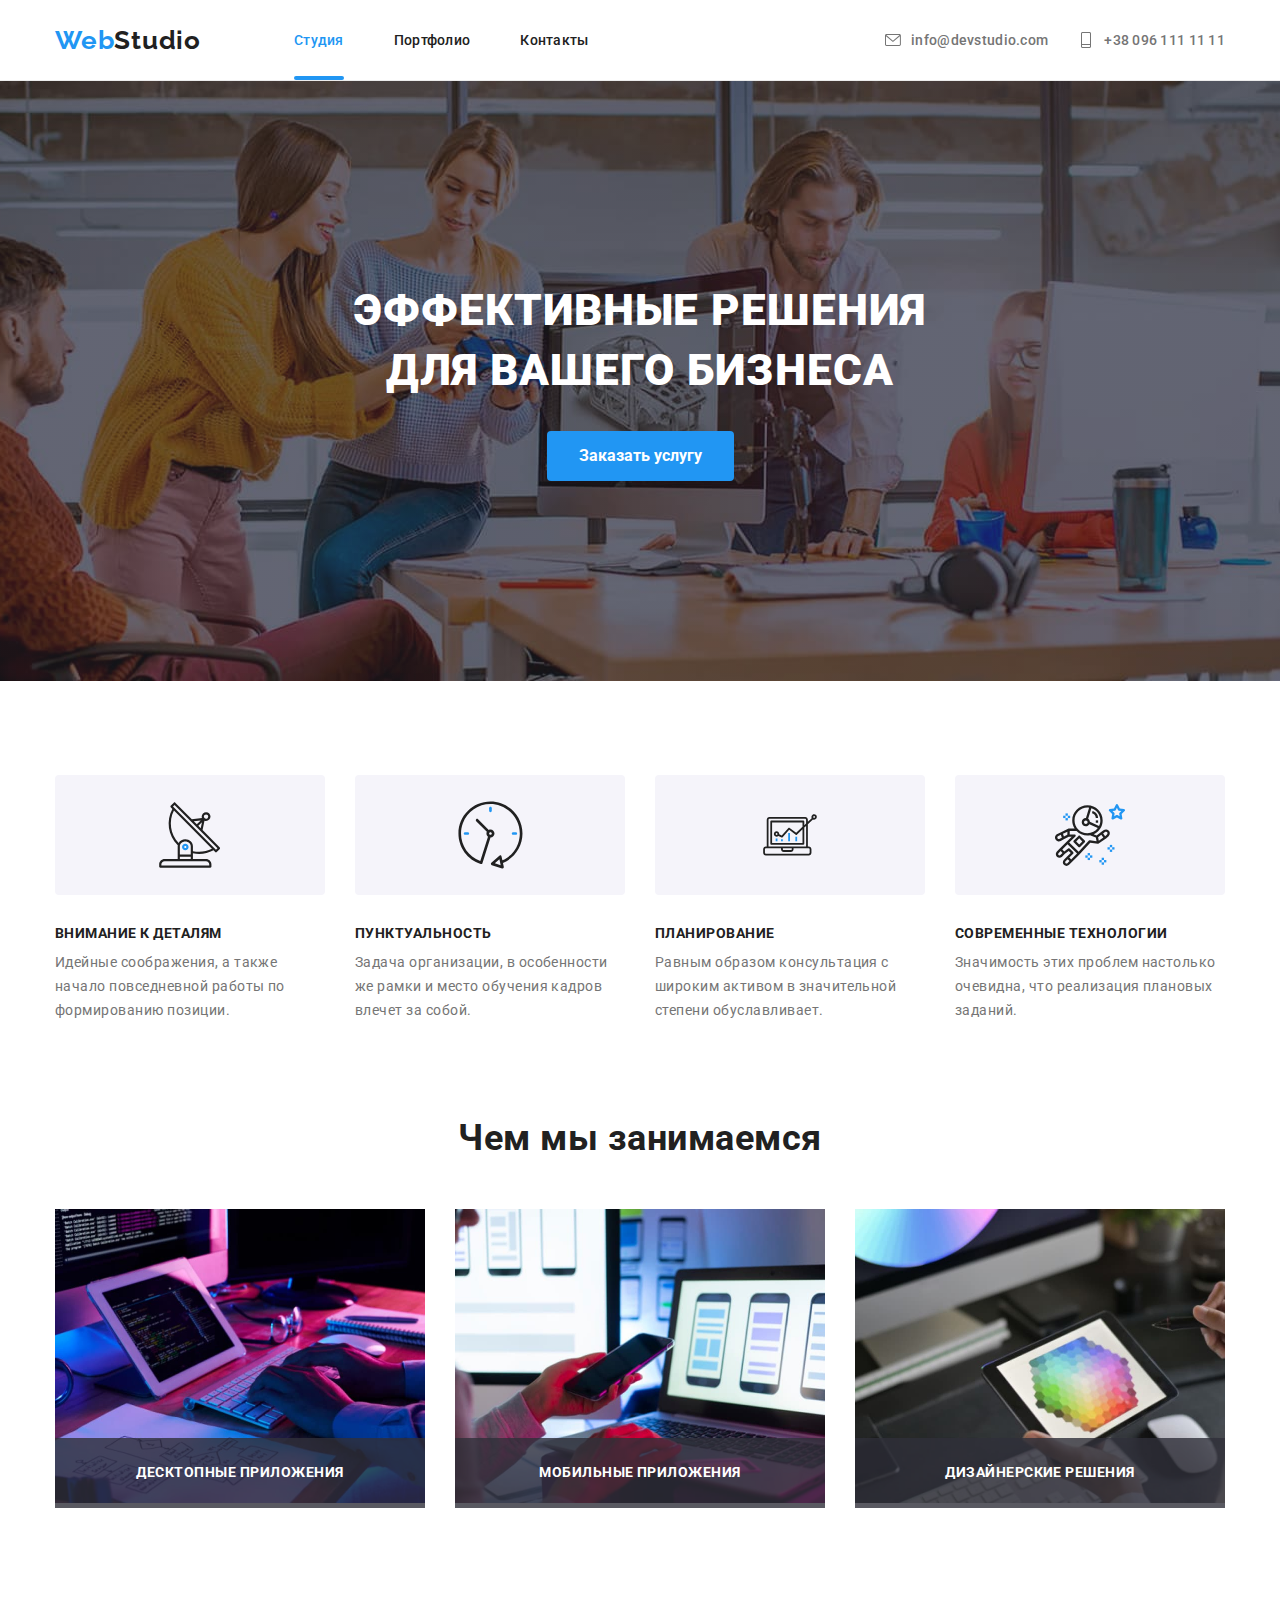
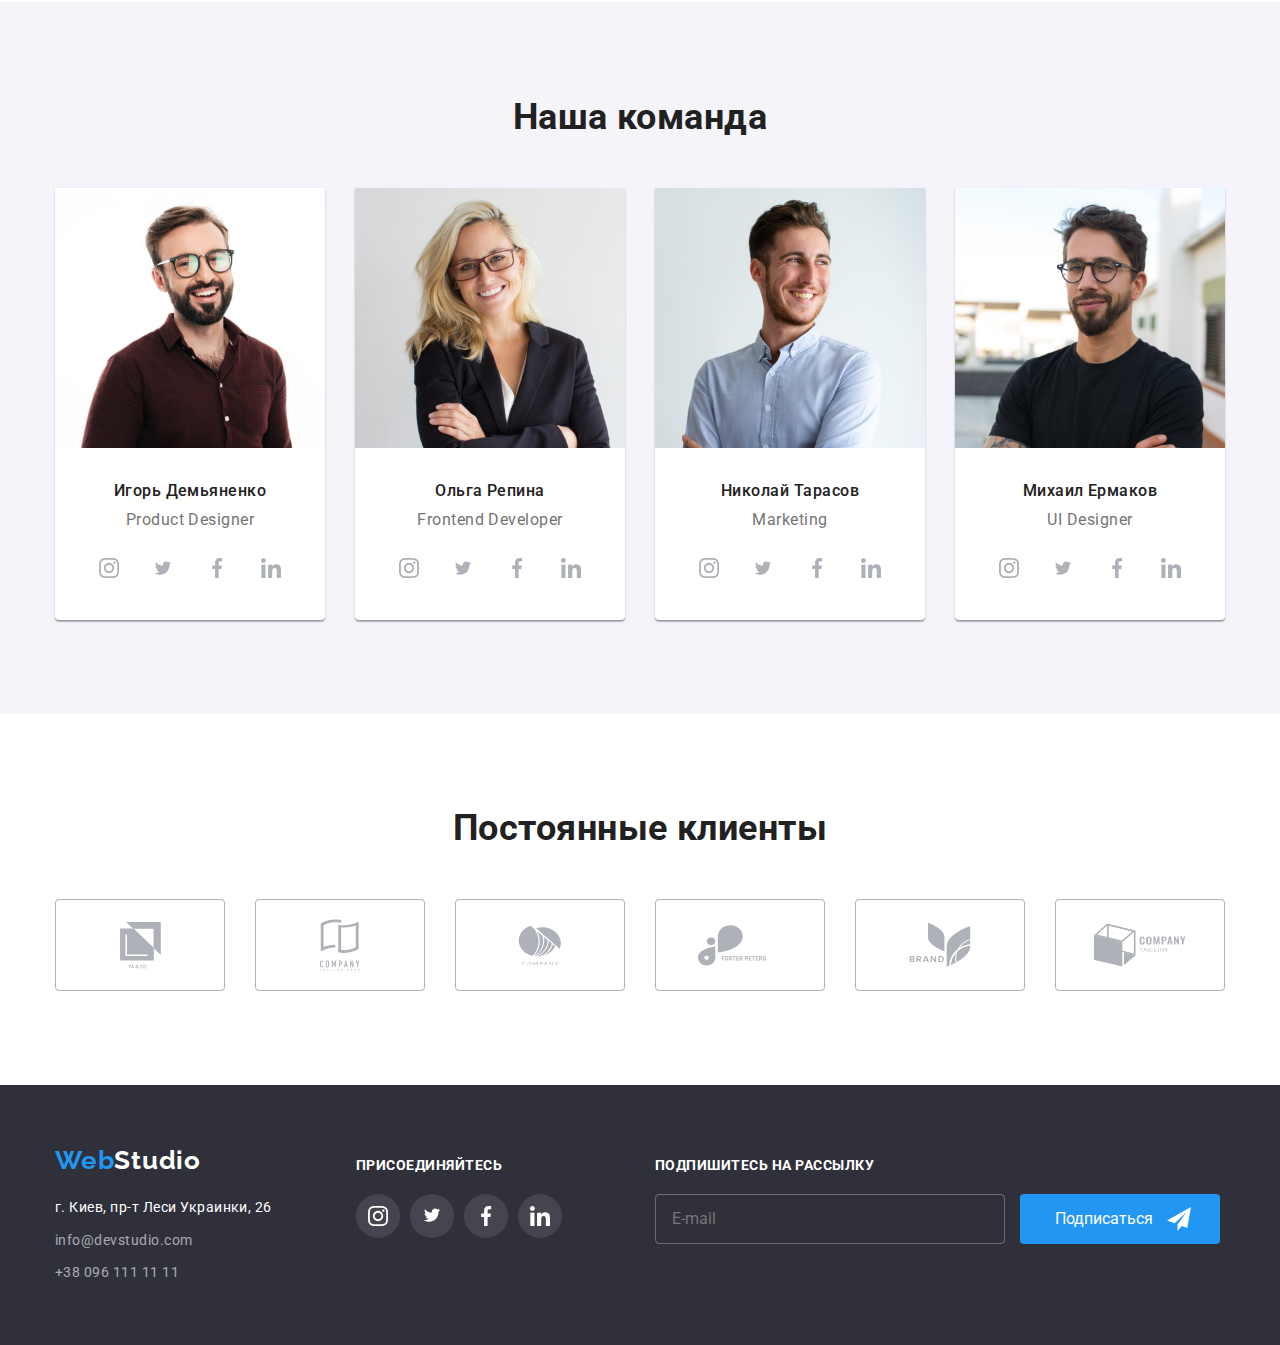
<file: index.html>
<!DOCTYPE html>
<html lang="ru">
  <head>
    <meta charset="UTF-8" />
    <meta http-equiv="X-UA-Compatible" content="IE=edge" />
    <meta name="viewport" content="width=device-width, initial-scale=1.0" />
    <link rel="preconnect" href="https://fonts.gstatic.com" />
    <link
      href="https://fonts.googleapis.com/css2?family=Raleway:wght@700&family=Roboto:wght@400;500;700;900&display=swap"
      rel="stylesheet"
    />
    <link
      rel="stylesheet"
      href="https://cdnjs.cloudflare.com/ajax/libs/modern-normalize/1.0.0/modern-normalize.min.css"
    />
    <link rel="stylesheet" href="./css/main.min.css" />
    <title>Homework 7</title>
  </head>
  <body>
    <header class="header">
      <div class="header__container">
        <nav class="site-nav flex">
          <a href="./index.html" class="site-nav__logo"
            ><span class="accent">Web</span>Studio</a
          >
          <ul class="site-nav__pages-link flex">
            <li class="site-nav__item">
              <a href="./index.html" class="site-nav__link"
                ><span class="site-nav__underline">Студия</span></a
              >
            </li>
            <li class="site-nav__item">
              <a href="./portfolio.html" class="site-nav__link">Портфолио</a>
            </li>
            <li class="site-nav__item">
              <a href="/" class="site-nav__link">Контакты</a>
            </li>
          </ul>
        </nav>
        <ul class="site-nav-contacts flex">
          <li class="site-nav-contacts__item">
            <a href="mailto:info@devstudio.com" class="site-nav-contacts__link">
              <svg class="site-nav-contacts__icon" width="16px" height="12px">
                <use href="./images/icons.svg#email"></use>
              </svg>
              <span class="site-nav-contacts__link-text"
                >info@devstudio.com</span
              ></a
            >
          </li>
          <li class="site-nav-contacts__item">
            <a href="tel:+380961111111" class="site-nav-contacts__link">
              <svg class="site-nav-contacts__icon" width="16px" height="16px">
                <use href="./images/icons.svg#phone"></use>
              </svg>
              <span class="site-nav-contacts__link-text"
                >+38 096 111 11 11</span
              ></a
            >
          </li>
        </ul>
      </div>
    </header>

    <main class="main">
      <section class="hero">
        <h1 class="hero__title">
          Эффективные решения <br />
          для вашего бизнеса
        </h1>
        <button class="hero__button" type="button" data-modal-open>
          Заказать услугу
        </button>
      </section>
      <section class="our-adventages">
        <div class="our-adventages__container">
          <ul class="our-adventages__list">
            <li class="our-adventages__item">
              <div class="our-adventages__icon-wrapper">
                <svg class="our-adventages__icon" width="65.32px" height="70px">
                  <use href="./images/icons.svg#antenna"></use>
                </svg>
              </div>
              <h3 class="our-adventages__title">Внимание к деталям</h3>
              <p class="our-adventages__text">
                Идейные соображения, а также начало повседневной работы по
                формированию позиции.
              </p>
            </li>
            <li class="our-adventages__item">
              <div class="our-adventages__icon-wrapper">
                <svg class="our-adventages__icon" width="66.96px" height="70px">
                  <use href="./images/icons.svg#clock"></use>
                </svg>
              </div>
              <h3 class="our-adventages__title">Пунктуальность</h3>
              <p class="our-adventages__text">
                Задача организации, в особенности же рамки и место обучения
                кадров влечет за собой.
              </p>
            </li>
            <li class="our-adventages__item">
              <div class="our-adventages__icon-wrapper">
                <svg class="our-adventages__icon" width="70px" height="53.69px">
                  <use href="./images/icons.svg#diagram"></use>
                </svg>
              </div>
              <h3 class="our-adventages__title">Планирование</h3>
              <p class="our-adventages__text">
                Равным образом консультация с широким активом в значительной
                степени обуславливает.
              </p>
            </li>
            <li class="our-adventages__item">
              <div class="our-adventages__icon-wrapper">
                <svg class="our-adventages__icon" width="70px" height="70px">
                  <use href="./images/icons.svg#astronaut"></use>
                </svg>
              </div>
              <h3 class="our-adventages__title">Современные технологии</h3>
              <p class="our-adventages__text">
                Значимость этих проблем настолько очевидна, что реализация
                плановых заданий.
              </p>
            </li>
          </ul>
        </div>
      </section>
      <section class="what-we-do section">
        <div class="what-we-do__container">
          <h2 class="what-we-do__title">Чем мы занимаемся</h2>
          <ul class="what-we-do__list">
            <li class="what-we-do__item">
              <img
                class="what-we-do__image"
                src="./images/wedo1.jpg"
                width="370"
                alt="developer is codding"
              />
              <div class="what-we-do__text-wrapper">
                <p class="what-we-do__text">десктопные приложения</p>
              </div>
            </li>
            <li class="what-we-do__item">
              <img
                src="./images/wedo2.jpg"
                width="370"
                alt="layout designer is working"
              />
              <div class="what-we-do__text-wrapper">
                <p class="what-we-do__text">мобильные приложения</p>
              </div>
            </li>
            <li class="what-we-do__item">
              <img
                src="./images/wedo3.jpg"
                width="370"
                alt="designer is working"
              />
              <div class="what-we-do__text-wrapper">
                <p class="what-we-do__text">дизайнерские решения</p>
              </div>
            </li>
          </ul>
        </div>
      </section>
      <section class="our-team">
        <div class="our-team__container">
          <h2 class="our-team__main-title">Наша команда</h2>
          <ul class="our-team__list">
            <li class="our-team__item">
              <img
                src="./images/product-designer.jpg"
                alt="product-designer"
                width="270"
              />
              <h3 class="our-team__title">Игорь Демьяненко</h3>
              <p class="our-team__text">Product Designer</p>
              <ul class="social-list">
                <li class="social-list__item">
                  <a href="" class="social-list__link"
                    ><svg class="social-list__icon" width="20px" height="20px">
                      <use href="./images/icons.svg#instagram"></use>
                    </svg>
                  </a>
                </li>
                <li class="social-list__item">
                  <a href="" class="social-list__link"
                    ><svg
                      class="social-list__icon"
                      width="20px"
                      height="16.25px"
                    >
                      <use href="./images/icons.svg#twitter"></use>
                    </svg>
                  </a>
                </li>
                <li class="social-list__item">
                  <a href="" class="social-list__link"
                    ><svg class="social-list__icon" width="20px" height="20px">
                      <use href="./images/icons.svg#facebook"></use>
                    </svg>
                  </a>
                </li>
                <li class="social-list__item">
                  <a href="" class="social-list__link"
                    ><svg class="social-list__icon" width="20px" height="20px">
                      <use href="./images/icons.svg#linkedin"></use>
                    </svg>
                  </a>
                </li>
              </ul>
            </li>
            <li class="our-team__item">
              <img
                src="./images/frontend-developer.jpg"
                alt="frontend-developer"
                width="270"
              />

              <h3 class="our-team__title">Ольга Репина</h3>
              <p class="our-team__text">Frontend Developer</p>
              <ul class="social-list">
                <li class="social-list__item">
                  <a href="" class="social-list__link"
                    ><svg class="social-list__icon" width="20px" height="20px">
                      <use href="./images/icons.svg#instagram"></use>
                    </svg>
                  </a>
                </li>
                <li class="social-list__item">
                  <a href="" class="social-list__link"
                    ><svg
                      class="social-list__icon"
                      width="20px"
                      height="16.25px"
                    >
                      <use href="./images/icons.svg#twitter"></use>
                    </svg>
                  </a>
                </li>
                <li class="social-list__item">
                  <a href="" class="social-list__link"
                    ><svg class="social-list__icon" width="20px" height="20px">
                      <use href="./images/icons.svg#facebook"></use>
                    </svg>
                  </a>
                </li>
                <li class="social-list__item">
                  <a href="" class="social-list__link"
                    ><svg class="social-list__icon" width="20px" height="20px">
                      <use href="./images/icons.svg#linkedin"></use>
                    </svg>
                  </a>
                </li>
              </ul>
            </li>
            <li class="our-team__item">
              <img src="./images/marketing.jpg" alt="marketing" width="270" />

              <h3 class="our-team__title">Николай Тарасов</h3>
              <p class="our-team__text">Marketing</p>
              <ul class="social-list">
                <li class="social-list__item">
                  <a href="" class="social-list__link"
                    ><svg class="social-list__icon" width="20px" height="20px">
                      <use href="./images/icons.svg#instagram"></use>
                    </svg>
                  </a>
                </li>
                <li class="social-list__item">
                  <a href="" class="social-list__link"
                    ><svg
                      class="social-list__icon"
                      width="20px"
                      height="16.25px"
                    >
                      <use href="./images/icons.svg#twitter"></use>
                    </svg>
                  </a>
                </li>
                <li class="social-list__item">
                  <a href="" class="social-list__link"
                    ><svg class="social-list__icon" width="20px" height="20px">
                      <use href="./images/icons.svg#facebook"></use>
                    </svg>
                  </a>
                </li>
                <li class="social-list__item">
                  <a href="" class="social-list__link"
                    ><svg class="social-list__icon" width="20px" height="20px">
                      <use href="./images/icons.svg#linkedin"></use>
                    </svg>
                  </a>
                </li>
              </ul>
            </li>
            <li class="our-team__item">
              <img
                src="./images/ui-designer.jpg"
                alt="ui-designer"
                width="270"
              />

              <h3 class="our-team__title">Михаил Ермаков</h3>
              <p class="our-team__text">UI Designer</p>
              <ul class="social-list">
                <li class="social-list__item">
                  <a href="" class="social-list__link"
                    ><svg class="social-list__icon" width="20px" height="20px">
                      <use href="./images/icons.svg#instagram"></use>
                    </svg>
                  </a>
                </li>
                <li class="social-list__item">
                  <a href="" class="social-list__link"
                    ><svg
                      class="social-list__icon"
                      width="20px"
                      height="16.25px"
                    >
                      <use href="./images/icons.svg#twitter"></use>
                    </svg>
                  </a>
                </li>
                <li class="social-list__item">
                  <a href="" class="social-list__link"
                    ><svg class="social-list__icon" width="20px" height="20px">
                      <use href="./images/icons.svg#facebook"></use>
                    </svg>
                  </a>
                </li>
                <li class="social-list__item">
                  <a href="" class="social-list__link"
                    ><svg class="social-list__icon" width="20px" height="20px">
                      <use href="./images/icons.svg#linkedin"></use>
                    </svg>
                  </a>
                </li>
              </ul>
            </li>
          </ul>
        </div>
      </section>
      <section class="clients">
        <div class="clients__container">
          <h2 class="clients__title">Постоянные клиенты</h2>
          <ul class="clients__list">
            <li class="clients__item">
              <a class="clients__link" href="">
                <svg class="clients__icon" width="41px" height="46.7px">
                  <use href="./images/icons.svg#client1"></use>
                </svg>
              </a>
            </li>
            <li class="clients__item">
              <a class="clients__link" href="">
                <svg class="clients__icon" width="40px" height="52px">
                  <use href="./images/icons.svg#client2"></use>
                </svg>
              </a>
            </li>
            <li class="clients__item">
              <a class="clients__link" href="">
                <svg class="clients__icon" width="43.46px" height="40.62px">
                  <use href="./images/icons.svg#client3"></use>
                </svg>
              </a>
            </li>
            <li class="clients__item">
              <a class="clients__link" href="">
                <svg class="clients__icon" width="84.44px" height="46.7px">
                  <use href="./images/icons.svg#client4"></use>
                </svg>
              </a>
            </li>
            <li class="clients__item">
              <a class="clients__link" href="">
                <svg class="clients__icon" width="62.54px" height="45.43px">
                  <use href="./images/icons.svg#client5"></use>
                </svg>
              </a>
            </li>
            <li class="clients__item">
              <a class="clients__link" href="">
                <svg class="clients__icon" width="93.79px" height="43.93px">
                  <use href="./images/icons.svg#client6"></use>
                </svg>
              </a>
            </li>
          </ul>
        </div>
      </section>
    </main>

    <footer class="footer">
      <div class="footer__container">
        <div class="address">
          <a href="/" class="address__logo"
            ><span class="accent">Web</span>Studio</a
          >
          <address class="address__wrapper">
            <p class="address__text">г. Киев, пр-т Леси Украинки, 26</p>
            <a class="address__item" href="mailto:info@devstudio.com"
              >info@devstudio.com</a
            ><br />
            <a class="address__item" href="tel:+380961111111"
              >+38 096 111 11 11</a
            >
          </address>
        </div>
        <div class="social-container">
          <h2 class="social-container__title">Присоединяйтесь</h2>
          <ul class="social-list">
            <li class="social-list__item">
              <a href="" class="social-list__link social-list__link--footer"
                ><svg
                  class="social-list__icon social-list__icon--footer"
                  width="20px"
                  height="20px"
                >
                  <use href="./images/icons.svg#instagram"></use>
                </svg>
              </a>
            </li>
            <li class="social-list__item">
              <a href="" class="social-list__link social-list__link--footer"
                ><svg
                  class="social-list__icon social-list__icon--footer"
                  width="20px"
                  height="16.25px"
                >
                  <use href="./images/icons.svg#twitter"></use>
                </svg>
              </a>
            </li>
            <li class="social-list__item">
              <a href="" class="social-list__link social-list__link--footer"
                ><svg
                  class="social-list__icon social-list__icon--footer"
                  width="20px"
                  height="20px"
                >
                  <use href="./images/icons.svg#facebook"></use>
                </svg>
              </a>
            </li>
            <li class="social-list__item">
              <a href="" class="social-list__link social-list__link--footer"
                ><svg
                  class="social-list__icon social-list__icon--footer"
                  width="20px"
                  height="20px"
                >
                  <use href="./images/icons.svg#linkedin"></use>
                </svg>
              </a>
            </li>
          </ul>
        </div>
        <div class="subscribe">
          <h2 class="subscribe__title">подпишитесь на рассылку</h2>
          <form class="subscribe__form">
            <input
              class="subscribe__email-input"
              type="email"
              placeholder="E-mail"
            />
            <button type="submit" class="subscribe__button">Подписаться</button>
          </form>
        </div>
      </div>
    </footer>
    <!-- modal window -->
    <div class="backdrop is-hidden" data-modal>
      <div class="modal">
        <h2 class="modal__title">Оставьте свои данные, мы вам перезвоним</h2>
        <button class="modal__close-button" data-modal-close>
          <svg class="modal__close-icon" width="18px" height="18px">
            <use href="./images/icons.svg#close-button"></use>
          </svg>
        </button>
        <form class="modal-form">
          <label class="modal-form__label" for="name">Имя</label>
          <div class="modal-form__input-wrapper">
            <input class="modal-form__input" type="text" id="name" />
            <svg class="modal-form__icon" width="18px" height="18px">
              <use href="./images/icons.svg#person"></use>
            </svg>
          </div>

          <label class="modal-form__label" for="phone">Телефон</label>
          <div class="modal-form__input-wrapper">
            <input class="modal-form__input" type="text" id="phone" />
            <svg class="modal-form__icon" width="18px" height="18px">
              <use href="./images/icons.svg#phone1"></use>
            </svg>
          </div>

          <label class="modal-form__label" for="email">Почта</label>
          <div class="modal-form__input-wrapper">
            <input class="modal-form__input" type="text" id="email" />
            <svg class="modal-form__icon" width="18px" height="18px">
              <use href="./images/icons.svg#email1"></use>
            </svg>
          </div>

          <label class="modal-form__label" for="comment">Комментарий</label>
          <textarea
            class="modal-form__comment"
            id="comment"
            rows="8"
            placeholder="Введите текст"
          ></textarea>

          <div class="modal-form__agreement-wrapper">
            <label class="modal-form__agreement-label" for="agreement"
              >Соглашаюсь с рассылкой и принимаю
              <a href="" class="modal-form__agreement-link"
                >Условия договора</a
              ></label
            >
            <input
              class="modal-form__checkbox"
              type="checkbox"
              id="agreement"
            />
            <span class="modal-form__new-checkbox"></span>
          </div>

          <button type="submit" class="modal-form__button">Отправить</button>
        </form>
      </div>
    </div>
    <script src="./js/modal.js"></script>
  </body>
</html>
</file>
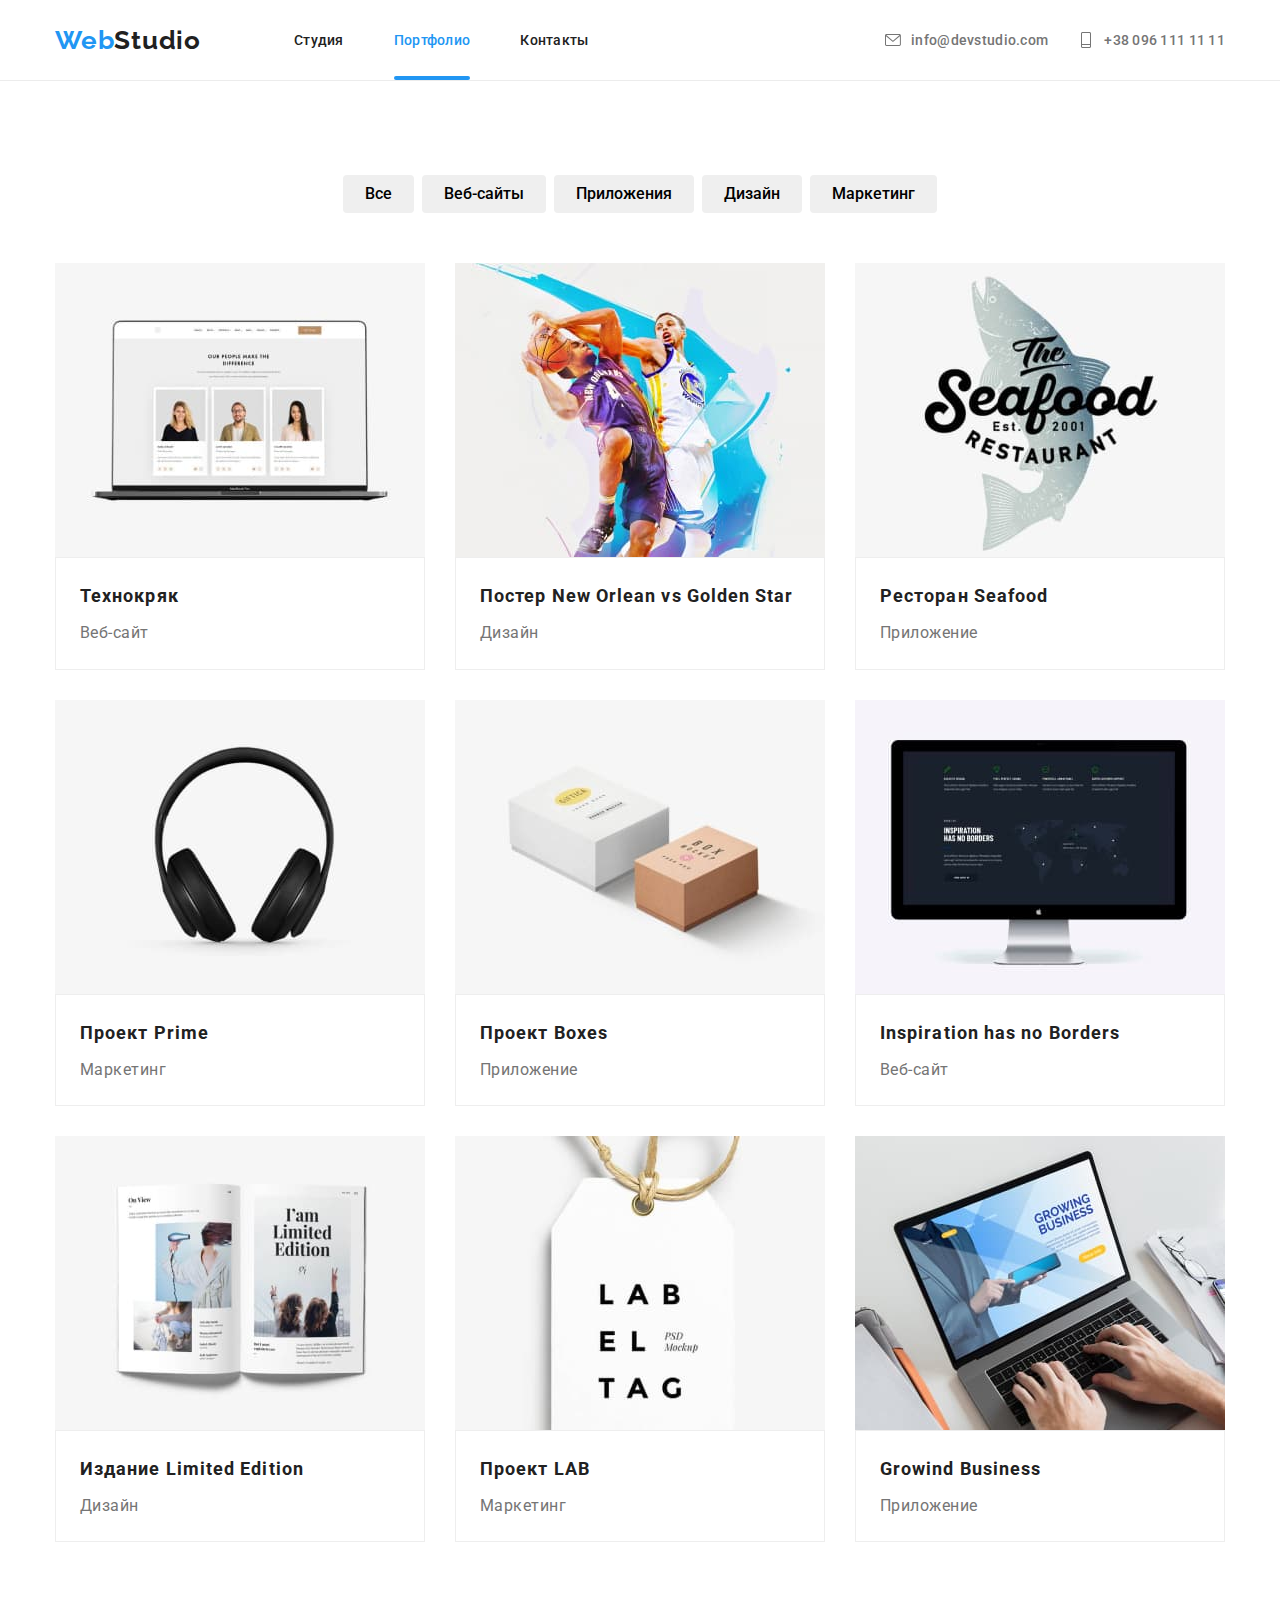
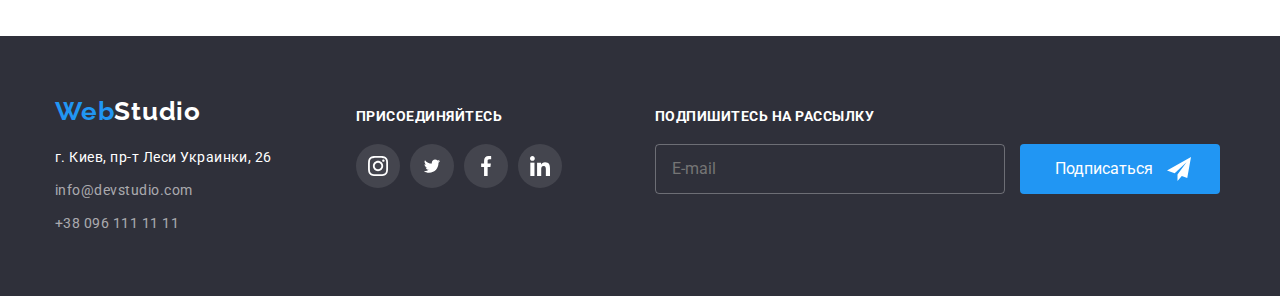
<file: portfolio.html>
<!DOCTYPE html>
<html lang="ru">
  <head>
    <meta charset="UTF-8" />
    <meta http-equiv="X-UA-Compatible" content="IE=edge" />
    <meta name="viewport" content="width=device-width, initial-scale=1.0" />
    <link rel="preconnect" href="https://fonts.gstatic.com" />
    <link
      href="https://fonts.googleapis.com/css2?family=Raleway:wght@700&family=Roboto:wght@400;500;700;900&display=swap"
      rel="stylesheet"
    />
    <link
      rel="stylesheet"
      href="https://cdnjs.cloudflare.com/ajax/libs/modern-normalize/1.0.0/modern-normalize.min.css"
    />
    <link rel="stylesheet" href="./css/portfolio.min.css" />
    <title lang="en">Homework 7</title>
  </head>
  <body>
    <header class="header">
      <div class="header__container">
        <nav class="site-nav flex">
          <a href="./index.html" class="site-nav__logo"
            ><span class="accent">Web</span>Studio</a
          >
          <ul class="site-nav__pages-link flex">
            <li class="site-nav__item">
              <a href="./index.html" class="site-nav__link"> Студия</a>
            </li>
            <li class="site-nav__item">
              <a href="./portfolio.html" class="site-nav__link"
                ><span class="site-nav__underline">Портфолио</span></a
              >
            </li>
            <li class="site-nav__item">
              <a href="/" class="site-nav__link">Контакты</a>
            </li>
          </ul>
        </nav>
        <ul class="site-nav-contacts flex">
          <li class="site-nav-contacts__item">
            <a href="mailto:info@devstudio.com" class="site-nav-contacts__link">
              <svg class="site-nav-contacts__icon" width="16px" height="12px">
                <use href="./images/icons.svg#email"></use>
              </svg>
              <span class="site-nav-contacts__link-text"
                >info@devstudio.com</span
              ></a
            >
          </li>
          <li class="site-nav-contacts__item">
            <a href="tel:+380961111111" class="site-nav-contacts__link">
              <svg class="site-nav-contacts__icon" width="16px" height="16px">
                <use href="./images/icons.svg#phone"></use>
              </svg>
              <span class="site-nav-contacts__link-text"
                >+38 096 111 11 11</span
              ></a
            >
          </li>
        </ul>
      </div>
    </header>

    <main class="main">
      <section class="portfolio">
        <div class="portfolio__container">
          <ul class="portfolio-buttons-list">
            <li class="portfolio-buttons-list__item">
              <button class="portfolio-buttons-list__button" type="button">
                Все
              </button>
            </li>
            <li class="portfolio-buttons-list__item">
              <button class="portfolio-buttons-list__button" type="button">
                Веб-сайты
              </button>
            </li>
            <li class="portfolio-buttons-list__item">
              <button class="portfolio-buttons-list__button" type="button">
                Приложения
              </button>
            </li>
            <li class="portfolio-buttons-list__item">
              <button class="portfolio-buttons-list__button" type="button">
                Дизайн
              </button>
            </li>
            <li class="portfolio-buttons-list__item">
              <button class="portfolio-buttons-list__button" type="button">
                Маркетинг
              </button>
            </li>
          </ul>
          <ul class="portfolio-works-list">
            <li class="portfolio-works-list__item">
              <a class="portfolio-works-list__link" href="">
                <div class="portfolio-works-list__image-wrapper">
                  <img
                    class="block"
                    src="./images/techduck.jpg"
                    alt="Открытый сайт на ноутбуке"
                    width="370"
                  />
                  <div class="portfolio-works-list__text-wrapper">
                    <p class="portfolio-works-list__hover-text">
                      Lorem ipsum dolor, sit amet consectetur adipisicing elit.
                      Reiciendis quas quidem libero eligendi sequi ab laboriosam
                      molestiae animi reprehenderit laborum quia vitae commodi
                      dolores, voluptas consequuntur blanditiis dolore nobis
                      dignissimos.
                    </p>
                  </div>
                </div>
                <div class="portfolio-works-list__item-context">
                  <h2 class="portfolio-works-list__title">Технокряк</h2>
                  <p class="portfolio-works-list__text">Веб-сайт</p>
                </div>
              </a>
            </li>
            <li class="portfolio-works-list__item">
              <a class="portfolio-works-list__link" href="">
                <div class="portfolio-works-list__image-wrapper">
                  <img
                    class="block"
                    src="./images/poster-new-orlean-vs-golden-star.jpg"
                    alt="Постер с двумя баскетболистами"
                    width="370"
                  />
                  <div class="portfolio-works-list__text-wrapper">
                    <p class="portfolio-works-list__hover-text">
                      Lorem ipsum dolor sit amet, consectetur adipisicing elit.
                      Quod quaerat harum consequuntur culpa modi. Pariatur esse
                      hic unde, saepe assumenda consequatur nobis reprehenderit
                      quidem! Iure dolores quibusdam praesentium consectetur in!
                    </p>
                  </div>
                </div>
                <div class="portfolio-works-list__item-context">
                  <h2 class="portfolio-works-list__title">
                    Постер New Orlean vs Golden Star
                  </h2>
                  <p class="portfolio-works-list__text">Дизайн</p>
                </div>
              </a>
            </li>
            <li class="portfolio-works-list__item">
              <a class="portfolio-works-list__link" href="">
                <div class="portfolio-works-list__image-wrapper">
                  <img
                    class="block"
                    src="./images/restaurant-seafood.jpg"
                    alt="Логотип ресторана"
                    width="370"
                  />
                  <div class="portfolio-works-list__text-wrapper">
                    <p class="portfolio-works-list__hover-text">
                      Lorem ipsum dolor sit, amet consectetur adipisicing elit.
                      Voluptatum tempore repudiandae, temporibus voluptate
                      reprehenderit placeat explicabo vitae atque numquam.
                      Explicabo nulla quisquam reprehenderit! Adipisci tenetur
                      ducimus dolore repellat similique repellendus!
                    </p>
                  </div>
                </div>
                <div class="portfolio-works-list__item-context">
                  <h2 class="portfolio-works-list__title">Ресторан Seafood</h2>
                  <p class="portfolio-works-list__text">Приложение</p>
                </div>
              </a>
            </li>
            <li class="portfolio-works-list__item">
              <a class="portfolio-works-list__link" href="">
                <div class="portfolio-works-list__image-wrapper">
                  <img
                    class="block"
                    src="./images/project-prime.jpg"
                    alt="Полноразмерные наушники"
                    width="370"
                  />
                  <div class="portfolio-works-list__text-wrapper">
                    <p class="portfolio-works-list__hover-text">
                      Lorem, ipsum dolor sit amet consectetur adipisicing elit.
                      Esse consectetur natus inventore corporis veritatis
                      debitis sed earum voluptatem odit. A reiciendis temporibus
                      similique dolores voluptates qui blanditiis aliquam
                      excepturi doloribus.
                    </p>
                  </div>
                </div>
                <div class="portfolio-works-list__item-context">
                  <h2 class="portfolio-works-list__title">Проект Prime</h2>
                  <p class="portfolio-works-list__text">Маркетинг</p>
                </div>
              </a>
            </li>
            <li class="portfolio-works-list__item">
              <a class="portfolio-works-list__link" href="">
                <div class="portfolio-works-list__image-wrapper">
                  <img
                    class="block"
                    src="./images/project-boxes.jpg"
                    alt="Две коробки"
                    width="370"
                  />
                  <div class="portfolio-works-list__text-wrapper">
                    <p class="portfolio-works-list__hover-text">
                      Lorem, ipsum dolor sit amet consectetur adipisicing elit.
                      Nostrum ipsa sunt quae doloremque ipsum vel officia
                      minima, minus esse autem hic illo iste blanditiis magnam
                      maxime dolor debitis impedit facere?
                    </p>
                  </div>
                </div>
                <div class="portfolio-works-list__item-context">
                  <h2 class="portfolio-works-list__title">Проект Boxes</h2>
                  <p class="portfolio-works-list__text">Приложение</p>
                </div>
              </a>
            </li>
            <li class="portfolio-works-list__item">
              <a class="portfolio-works-list__link" href="">
                <div class="portfolio-works-list__image-wrapper">
                  <img
                    class="block"
                    src="./images/inspiration-has-no-borders.jpg"
                    alt="Моноблок с открытым сайтом"
                    width="370"
                  />
                  <div class="portfolio-works-list__text-wrapper">
                    <p class="portfolio-works-list__hover-text">
                      Lorem, ipsum dolor sit amet consectetur adipisicing elit.
                      Labore consequuntur quia deleniti. Consequuntur culpa
                      quasi dignissimos sed, ex cum a porro magnam. Hic
                      architecto mollitia asperiores quam voluptatem neque
                      rerum!
                    </p>
                  </div>
                </div>
                <div class="portfolio-works-list__item-context">
                  <h2 class="portfolio-works-list__title">
                    Inspiration has no Borders
                  </h2>
                  <p class="portfolio-works-list__text">Веб-сайт</p>
                </div>
              </a>
            </li>
            <li class="portfolio-works-list__item">
              <a class="portfolio-works-list__link" href="">
                <div class="portfolio-works-list__image-wrapper">
                  <img
                    class="block"
                    src="./images/limited-edition.jpg"
                    alt="Разворот журнала"
                    width="370"
                  />
                  <div class="portfolio-works-list__text-wrapper">
                    <p class="portfolio-works-list__hover-text">
                      Lorem ipsum dolor sit amet consectetur adipisicing elit.
                      Vero iste perspiciatis facere consequatur cupiditate
                      dolorum incidunt consequuntur debitis accusamus vitae
                      dolores nesciunt, culpa inventore cumque adipisci ullam
                      nobis quisquam sapiente.
                    </p>
                  </div>
                </div>
                <div class="portfolio-works-list__item-context">
                  <h2 class="portfolio-works-list__title">
                    Издание Limited Edition
                  </h2>
                  <p class="portfolio-works-list__text">Дизайн</p>
                </div>
              </a>
            </li>
            <li class="portfolio-works-list__item">
              <a class="portfolio-works-list__link" href="">
                <div class="portfolio-works-list__image-wrapper">
                  <img
                    class="block"
                    src="./images/project-lab.jpg"
                    alt="Бирка"
                    width="370"
                  />
                  <div class="portfolio-works-list__text-wrapper">
                    <p class="portfolio-works-list__hover-text">
                      Lorem ipsum dolor sit amet consectetur, adipisicing elit.
                      Architecto odio ipsa nostrum debitis qui explicabo quod
                      ratione reprehenderit quisquam totam, perferendis
                      asperiores libero tempora, dolores delectus atque aut. A,
                      impedit.
                    </p>
                  </div>
                </div>
                <div class="portfolio-works-list__item-context">
                  <h2 class="portfolio-works-list__title">Проект LAB</h2>
                  <p class="portfolio-works-list__text">Маркетинг</p>
                </div>
              </a>
            </li>
            <li class="portfolio-works-list__item">
              <a class="portfolio-works-list__link" href="">
                <div class="portfolio-works-list__image-wrapper">
                  <img
                    class="block"
                    src="./images/growing-business.jpg"
                    alt="Человек работающий за ноутбуком"
                    width="370"
                  />
                  <div class="portfolio-works-list__text-wrapper">
                    <p class="portfolio-works-list__hover-text">
                      Lorem ipsum dolor sit amet consectetur adipisicing elit.
                      Facilis hic, nulla ad, nihil commodi iusto beatae rerum
                      necessitatibus sunt illo fuga earum eos ipsa omnis quis
                      dolor voluptate in perferendis.
                    </p>
                  </div>
                </div>
                <div class="portfolio-works-list__item-context">
                  <h2 class="portfolio-works-list__title">Growind Business</h2>
                  <p class="portfolio-works-list__text">Приложение</p>
                </div>
              </a>
            </li>
          </ul>
        </div>
      </section>
    </main>
    <footer class="footer">
      <div class="footer__container">
        <div class="address">
          <a href="/" class="address__logo"
            ><span class="accent">Web</span>Studio</a
          >
          <address class="address__wrapper">
            <p class="address__text">г. Киев, пр-т Леси Украинки, 26</p>
            <a class="address__item" href="mailto:info@devstudio.com"
              >info@devstudio.com</a
            ><br />
            <a class="address__item" href="tel:+380961111111"
              >+38 096 111 11 11</a
            >
          </address>
        </div>
        <div class="social-container">
          <h2 class="social-container__title">Присоединяйтесь</h2>
          <ul class="social-list">
            <li class="social-list__item">
              <a href="" class="social-list__link social-list__link--footer"
                ><svg
                  class="social-list__icon social-list__icon--footer"
                  width="20px"
                  height="20px"
                >
                  <use href="./images/icons.svg#instagram"></use>
                </svg>
              </a>
            </li>
            <li class="social-list__item">
              <a href="" class="social-list__link social-list__link--footer"
                ><svg
                  class="social-list__icon social-list__icon--footer"
                  width="20px"
                  height="16.25px"
                >
                  <use href="./images/icons.svg#twitter"></use>
                </svg>
              </a>
            </li>
            <li class="social-list__item">
              <a href="" class="social-list__link social-list__link--footer"
                ><svg
                  class="social-list__icon social-list__icon--footer"
                  width="20px"
                  height="20px"
                >
                  <use href="./images/icons.svg#facebook"></use>
                </svg>
              </a>
            </li>
            <li class="social-list__item">
              <a href="" class="social-list__link social-list__link--footer"
                ><svg
                  class="social-list__icon social-list__icon--footer"
                  width="20px"
                  height="20px"
                >
                  <use href="./images/icons.svg#linkedin"></use>
                </svg>
              </a>
            </li>
          </ul>
        </div>
        <div class="subscribe">
          <h2 class="subscribe__title">подпишитесь на рассылку</h2>
          <form class="subscribe__form">
            <input
              class="subscribe__email-input"
              type="email"
              placeholder="E-mail"
            />
            <button type="submit" class="subscribe__button">Подписаться</button>
          </form>
        </div>
      </div>
    </footer>
  </body>
</html>
</file>
<file: css/main.min.css>
body{font-family:'Roboto', sans-serif;color:#757575;letter-spacing:0.03em;margin:0}h1,h2,h3,p{margin-top:0;margin-bottom:0}a{color:inherit;text-decoration:none}.social-list,.site-nav__pages-link,.site-nav-contacts,.our-adventages__list,.what-we-do__list,.our-team__list,.clients__list{list-style:none;padding:0px;margin:0px}.header__container,.footer__container,.our-adventages__container,.what-we-do__container,.our-team__container,.clients__container{width:1200px;padding-left:15px;padding-right:15px;margin-left:auto;margin-right:auto}.site-nav__logo,.address__logo{margin-top:auto;margin-bottom:auto;font-family:'Raleway', sans-serif;font-weight:700;font-size:26px;line-height:1.17;letter-spacing:0.03em}.site-nav__link::after,.site-nav__underline::after{content:'';position:absolute;height:4px;border-radius:2px;width:100%;bottom:0;left:0;background-color:#2196f3}.subscribe__button,.hero__button,.modal-form__button{border:none;border-radius:4px;cursor:pointer;-webkit-transition:background-color 250ms cubic-bezier(0.4, 0, 0.2, 1),color 250ms cubic-bezier(0.4, 0, 0.2, 1),-webkit-box-shadow 250ms cubic-bezier(0.4, 0, 0.2, 1);transition:background-color 250ms cubic-bezier(0.4, 0, 0.2, 1),color 250ms cubic-bezier(0.4, 0, 0.2, 1),-webkit-box-shadow 250ms cubic-bezier(0.4, 0, 0.2, 1);transition:background-color 250ms cubic-bezier(0.4, 0, 0.2, 1),color 250ms cubic-bezier(0.4, 0, 0.2, 1),box-shadow 250ms cubic-bezier(0.4, 0, 0.2, 1);transition:background-color 250ms cubic-bezier(0.4, 0, 0.2, 1),color 250ms cubic-bezier(0.4, 0, 0.2, 1),box-shadow 250ms cubic-bezier(0.4, 0, 0.2, 1),-webkit-box-shadow 250ms cubic-bezier(0.4, 0, 0.2, 1)}.subscribe__button:hover,.hero__button:hover,.modal-form__button:hover,.subscribe__button:focus,.hero__button:focus,.modal-form__button:focus{-webkit-box-shadow:0px 3px 1px rgba(0,0,0,0.1),0px 1px 2px rgba(0,0,0,0.08),0px 2px 2px rgba(0,0,0,0.12);box-shadow:0px 3px 1px rgba(0,0,0,0.1),0px 1px 2px rgba(0,0,0,0.08),0px 2px 2px rgba(0,0,0,0.12);background-color:#2196f3;color:#ffffff}.our-adventages,.what-we-do,.our-team,.clients{padding-top:94px;padding-bottom:94px;margin-right:auto;margin-left:auto}.accent,.site-nav__underline{color:#2196f3}.flex{display:-webkit-box;display:-ms-flexbox;display:flex}.block{display:block}.social-list{display:-webkit-box;display:-ms-flexbox;display:flex;-webkit-box-pack:center;-ms-flex-pack:center;justify-content:center;color:#afb1b8}.social-list__item:not(:last-child){margin-right:10px}.social-list__link{font-size:0;line-height:0;display:-webkit-box;display:-ms-flexbox;display:flex;-webkit-box-pack:center;-ms-flex-pack:center;justify-content:center;-webkit-box-align:center;-ms-flex-align:center;align-items:center;border-radius:50%;width:44px;height:44px;-webkit-transition:background-color 250ms cubic-bezier(0.4, 0, 0.2, 1);transition:background-color 250ms cubic-bezier(0.4, 0, 0.2, 1)}.social-list__link:hover,.social-list__link:focus{background-color:#2196f3}.social-list__icon{fill:#afb1b8;-webkit-transition:fill 250ms cubic-bezier(0.4, 0, 0.2, 1);transition:fill 250ms cubic-bezier(0.4, 0, 0.2, 1)}.social-list__link:hover .social-list__icon,.social-list__link:focus .social-list__icon{fill:#fff}.header{font-weight:500;font-size:14px;line-height:1.17;letter-spacing:0.02em;border-bottom:1px solid #ececec}.header__container{display:-webkit-box;display:-ms-flexbox;display:flex;-webkit-box-align:center;-ms-flex-align:center;align-items:center}.site-nav__logo{color:#212121;margin-right:93px}.site-nav__item:not(:last-child){margin-right:50px}.site-nav__link{display:inline-block;padding-bottom:32px;padding-top:32px;color:#212121;position:relative;-webkit-transition:color 250ms cubic-bezier(0.4, 0, 0.2, 1);transition:color 250ms cubic-bezier(0.4, 0, 0.2, 1)}.site-nav__link:hover,.site-nav__link:focus{color:#2196f3}.site-nav__link::after{-webkit-transform:scaleX(0);transform:scaleX(0);opacity:0;-webkit-transition:opacity 250ms cubic-bezier(0.4, 0, 0.2, 1),-webkit-transform 250ms cubic-bezier(0.4, 0, 0.2, 1);transition:opacity 250ms cubic-bezier(0.4, 0, 0.2, 1),-webkit-transform 250ms cubic-bezier(0.4, 0, 0.2, 1);transition:transform 250ms cubic-bezier(0.4, 0, 0.2, 1),opacity 250ms cubic-bezier(0.4, 0, 0.2, 1);transition:transform 250ms cubic-bezier(0.4, 0, 0.2, 1),opacity 250ms cubic-bezier(0.4, 0, 0.2, 1),-webkit-transform 250ms cubic-bezier(0.4, 0, 0.2, 1)}.site-nav__link:hover::after,.site-nav__link:focus::after{opacity:1;-webkit-transform:scaleX(1);transform:scaleX(1)}.site-nav-contacts{margin-left:auto}.site-nav-contacts__item{position:relative}.site-nav-contacts__item:not(:last-child){margin-right:30px}.site-nav-contacts__link{display:inline-block;position:relative;-webkit-box-align:center;-ms-flex-align:center;align-items:center;fill:#757575;-webkit-transition:color 250ms cubic-bezier(0.4, 0, 0.2, 1),fill 250ms cubic-bezier(0.4, 0, 0.2, 1);transition:color 250ms cubic-bezier(0.4, 0, 0.2, 1),fill 250ms cubic-bezier(0.4, 0, 0.2, 1)}.site-nav-contacts__link:hover,.site-nav-contacts__link:focus{color:#2196f3}.site-nav-contacts__icon{display:inline-block;fill:#757575;position:absolute;top:50%;-webkit-transform:translateY(-50%);transform:translateY(-50%)}.site-nav-contacts__link:hover .site-nav-contacts__icon,.site-nav-contacts__link:focus .site-nav-contacts__icon{fill:#2196f3}.site-nav-contacts__link-text{margin-left:26px}.site-nav__underline{display:inline-block}.footer{padding-top:60px;padding-bottom:60px;font-size:14px;line-height:1.71;background-color:#2f303a;color:#fff}.footer__container{display:-webkit-box;display:-ms-flexbox;display:flex}.address{width:231px;margin-right:70px}.address__logo{display:inline-block;margin-bottom:20px}.address__wrapper{font-style:normal}.address__item{display:inline-block;margin-top:9px;color:rgba(255,255,255,0.6);-webkit-transition:color 250ms cubic-bezier(0.4, 0, 0.2, 1);transition:color 250ms cubic-bezier(0.4, 0, 0.2, 1)}.address__item:hover,.address__item:focus{color:#2196f3}.social-container{margin-right:93px;padding-top:12px}.social-container__title{margin-bottom:20px;text-transform:uppercase;font-size:14px;line-height:1.17}.social-list__link--footer{background-color:rgba(255,255,255,0.1)}.social-list__icon--footer{fill:#fff}.subscribe{padding-top:12px}.subscribe__title{margin-bottom:20px;text-transform:uppercase;font-size:14px;line-height:1.17}.subscribe__email-input{padding:14px 16px;margin-right:12px;width:350px;border-radius:4px;border:1px solid rgba(255,255,255,0.3);font-size:16px;line-height:1.25;background-color:transparent;color:rgba(255,255,255,0.6)}.subscribe__button{position:relative;padding:10px 62px 10px 29px;width:200px;font-size:16px;line-height:1.875;color:#fff;background-color:#2196f3}.subscribe__button:after{content:'';position:absolute;display:inline-block;top:50%;right:29px;-webkit-transform:translateY(-50%);transform:translateY(-50%);background-image:url("../images/subscribe-icon.svg");width:24px;height:24px}.hero{background-image:-webkit-gradient(linear, left top, right top, from(rgba(47,48,58,0.4)), to(rgba(47,48,58,0.4))),url("../images/hero-background.jpg");background-image:linear-gradient(to right, rgba(47,48,58,0.4), rgba(47,48,58,0.4)),url("../images/hero-background.jpg");background-repeat:no-repeat;background-position:center;padding-top:200px;padding-bottom:200px;max-width:1600px;margin-right:auto;margin-left:auto;letter-spacing:0.06em;text-align:center}.hero__title{margin-bottom:30px;color:#ffffff;text-transform:uppercase;font-weight:900;font-size:44px;line-height:1.36}.hero__button{padding:10px 32px;color:#ffffff;background-color:#2196f3;font-weight:700;font-size:16px;line-height:1.88}.our-adventages{padding-bottom:0}.our-adventages__list{display:-webkit-box;display:-ms-flexbox;display:flex}.our-adventages__item{width:270px}.our-adventages__item:not(:last-child){margin-right:30px}.our-adventages__icon-wrapper{display:-webkit-box;display:-ms-flexbox;display:flex;-webkit-box-pack:center;-ms-flex-pack:center;justify-content:center;-webkit-box-align:center;-ms-flex-align:center;align-items:center;margin-bottom:30px;width:270px;height:120px;border-radius:4px;background-color:#f5f4fa}.our-adventages__title{margin-bottom:10px;font-size:14px;letter-spacing:1.17;text-transform:uppercase;color:#212121}.our-adventages__text{font-size:14px;line-height:1.71}.what-we-do__title{margin-bottom:50px;color:#212121;font-size:36px;line-height:1.17;text-align:center}.what-we-do__list{display:-webkit-box;display:-ms-flexbox;display:flex}.what-we-do__item{position:relative}.what-we-do__item:not(:last-child){margin-right:30px}.what-we-do__inage{display:block}.what-we-do__text-wrapper{position:absolute;bottom:0;display:-webkit-box;display:-ms-flexbox;display:flex;-webkit-box-pack:center;-ms-flex-pack:center;justify-content:center;-webkit-box-align:center;-ms-flex-align:center;align-items:center;width:100%;height:70px;background-color:rgba(47,48,58,0.8)}.what-we-do__text{font-size:14px;color:#fff;font-weight:700;text-transform:uppercase}.our-team{background-color:#f5f4fa}.our-team__container{font-size:16px;line-height:1.17}.our-team__main-title{text-align:center;margin-bottom:50px;font-size:36px;line-height:1.17;color:#212121}.our-team__list{display:-webkit-box;display:-ms-flexbox;display:flex}.our-team__item{padding-bottom:30px;border-bottom-left-radius:4px;border-bottom-right-radius:4px;-webkit-box-shadow:0px 1px 3px rgba(0,0,0,0.12),0px 1px 1px rgba(0,0,0,0.14),0px 2px 1px rgba(0,0,0,0.2);box-shadow:0px 1px 3px rgba(0,0,0,0.12),0px 1px 1px rgba(0,0,0,0.14),0px 2px 1px rgba(0,0,0,0.2);background-color:#fff}.our-team__item:not(:last-child){margin-right:30px}.our-team__title{margin-top:30px;margin-bottom:10px;text-align:center;font-weight:500;font-size:inherit;color:#212121}.our-team__text{text-align:center;margin-bottom:16px}.clients__title{text-align:center;margin-bottom:50px;font-size:36px;color:#212121}.clients__list{display:-webkit-box;display:-ms-flexbox;display:flex}.clients__item:not(:last-child){margin-right:30px}.clients__link{display:-webkit-box;display:-ms-flexbox;display:flex;border:1px solid #afb1b8;border-radius:4px;width:170px;height:92px;-webkit-box-pack:center;-ms-flex-pack:center;justify-content:center;-webkit-box-align:center;-ms-flex-align:center;align-items:center;-webkit-transition:color 250ms var(--cubic);transition:color 250ms var(--cubic)}.clients__link:hover,.clients__link:focus{border-color:#2196f3}.clients__icon{fill:#afb1b8;-webkit-transition:fill 250ms cubic-bezier(0.4, 0, 0.2, 1);transition:fill 250ms cubic-bezier(0.4, 0, 0.2, 1)}.clients__link:hover .clients__icon,.clients__link:focus .clients__icon{fill:#2196f3}.backdrop{display:-webkit-box;display:-ms-flexbox;display:flex;-webkit-box-pack:center;-ms-flex-pack:center;justify-content:center;-webkit-box-align:center;-ms-flex-align:center;align-items:center;position:fixed;top:0;width:100%;height:100%;background-color:rgba(0,0,0,0.2);opacity:1;-webkit-transform:scale(1);transform:scale(1);-webkit-transition:opacity 250ms var(--cubic);transition:opacity 250ms var(--cubic)}.backdrop.is-hidden{opacity:0;pointer-events:none}.modal{position:relative;background-color:#fff;width:528px;border-radius:4px;padding:40px;-webkit-transform:scale(1);transform:scale(1);-webkit-transition:-webkit-transform 250ms cubic-bezier(0.4, 0, 0.2, 1);transition:-webkit-transform 250ms cubic-bezier(0.4, 0, 0.2, 1);transition:transform 250ms cubic-bezier(0.4, 0, 0.2, 1);transition:transform 250ms cubic-bezier(0.4, 0, 0.2, 1), -webkit-transform 250ms cubic-bezier(0.4, 0, 0.2, 1)}.backdrop.is-hidden .modal{-webkit-transform:scale(1.1);transform:scale(1.1)}.modal__title{margin-bottom:12px;font-size:20px;line-height:1.18;color:#212121}.modal__close-button{display:-webkit-box;display:-ms-flexbox;display:flex;-webkit-box-align:center;-ms-flex-align:center;align-items:center;-webkit-box-pack:center;-ms-flex-pack:center;justify-content:center;position:absolute;height:30px;width:30px;padding:6px;margin:0;right:8px;top:8px;border-radius:50%;border:1px solid rgba(0,0,0,0.1);background-color:#fff;cursor:pointer}.modal__close-icon{-webkit-transition:fill 250ms cubic-bezier(0.4, 0, 0.2, 1);transition:fill 250ms cubic-bezier(0.4, 0, 0.2, 1)}.modal__close-button:hover .modal__close-icon{fill:#2196f3}.modal-form{letter-spacing:0.01em;font-size:12px;line-height:1.17}.modal-form__input-wrapper{position:relative}.modal-form__input,.modal-form__comment{display:block;padding:12px 16px 12px 42px;margin-bottom:10px;margin-top:4px;width:100%;border:1px solid rgba(33,33,33,0.2);border-radius:4px;-webkit-transition:border-color 250ms cubic-bezier(0.4, 0, 0.2, 1);transition:border-color 250ms cubic-bezier(0.4, 0, 0.2, 1)}.modal-form__input:hover,.modal-form__comment:hover,.modal-form__input:focus,.modal-form__comment:focus{border-color:#2196f3}.modal-form__icon{position:absolute;top:50%;left:12px;fill:#212121;-webkit-transform:translateY(-50%);transform:translateY(-50%);-webkit-transition:fill 250ms cubic-bezier(0.4, 0, 0.2, 1);transition:fill 250ms cubic-bezier(0.4, 0, 0.2, 1)}.modal-form__input:hover+.modal-form__icon,.modal-form__comment:hover+.modal-form__icon,.modal-form__input:focus+.modal-form__icon,.modal-form__comment:focus+.modal-form__icon{fill:#2196f3}.modal-form__comment{padding-left:12px;resize:none}.modal-form__comment:placeholder-shown{color:rgba(46,46,46,0.5)}.modal-form__agreement-wrapper{position:relative;display:-webkit-box;display:-ms-flexbox;display:flex;-webkit-box-align:center;-ms-flex-align:center;align-items:center;margin-top:20px}.modal-form__agreement-label{display:inline-block;padding-left:37px;font-size:14px;line-height:1.71;letter-spacing:0.03em}.modal-form__agreement-link{color:#2196f3;text-decoration:underline}.modal-form__checkbox{position:absolute;width:1px;height:1px;margin:-1px;border:0;padding:0;white-space:nowrap;-webkit-clip-path:inset(100%);clip-path:inset(100%);clip:rect(0 0 0 0);overflow:hidden}.modal-form__new-checkbox{display:inline-block;position:absolute;left:14px;top:50%;-webkit-transform:translateY(-50%);transform:translateY(-50%);width:16px;height:15px;border:2px solid #212121;border-radius:2px;pointer-events:none}.modal-form__checkbox:checked+.modal-form__new-checkbox{border:none;background-image:url("../images/icon-check.svg");background-origin:border-box}.modal-form__button{display:block;padding:10px 55px;margin-top:30px;margin-right:auto;margin-left:auto;font-size:16px;font-weight:500;color:#fff;background-color:#2196f3;line-height:1.875;letter-spacing:0.06em}
/*# sourceMappingURL=main.min.css.map */
</file>
<file: css/portfolio.min.css>
body{font-family:'Roboto', sans-serif;color:#757575;letter-spacing:0.03em;margin:0}h1,h2,h3,p{margin-top:0;margin-bottom:0}a{color:inherit;text-decoration:none}.social-list,.site-nav__pages-link,.site-nav-contacts,.portfolio-buttons-list,.portfolio-works-list{list-style:none;padding:0px;margin:0px}.header__container,.footer__container,.portfolio__container{width:1200px;padding-left:15px;padding-right:15px;margin-left:auto;margin-right:auto}.site-nav__logo,.address__logo{margin-top:auto;margin-bottom:auto;font-family:'Raleway', sans-serif;font-weight:700;font-size:26px;line-height:1.17;letter-spacing:0.03em}.site-nav__link::after,.site-nav__underline::after{content:'';position:absolute;height:4px;border-radius:2px;width:100%;bottom:0;left:0;background-color:#2196f3}.subscribe__button,.portfolio-buttons-list__button{border:none;border-radius:4px;cursor:pointer;-webkit-transition:background-color 250ms cubic-bezier(0.4, 0, 0.2, 1),color 250ms cubic-bezier(0.4, 0, 0.2, 1),-webkit-box-shadow 250ms cubic-bezier(0.4, 0, 0.2, 1);transition:background-color 250ms cubic-bezier(0.4, 0, 0.2, 1),color 250ms cubic-bezier(0.4, 0, 0.2, 1),-webkit-box-shadow 250ms cubic-bezier(0.4, 0, 0.2, 1);transition:background-color 250ms cubic-bezier(0.4, 0, 0.2, 1),color 250ms cubic-bezier(0.4, 0, 0.2, 1),box-shadow 250ms cubic-bezier(0.4, 0, 0.2, 1);transition:background-color 250ms cubic-bezier(0.4, 0, 0.2, 1),color 250ms cubic-bezier(0.4, 0, 0.2, 1),box-shadow 250ms cubic-bezier(0.4, 0, 0.2, 1),-webkit-box-shadow 250ms cubic-bezier(0.4, 0, 0.2, 1)}.subscribe__button:hover,.portfolio-buttons-list__button:hover,.subscribe__button:focus,.portfolio-buttons-list__button:focus{-webkit-box-shadow:0px 3px 1px rgba(0,0,0,0.1),0px 1px 2px rgba(0,0,0,0.08),0px 2px 2px rgba(0,0,0,0.12);box-shadow:0px 3px 1px rgba(0,0,0,0.1),0px 1px 2px rgba(0,0,0,0.08),0px 2px 2px rgba(0,0,0,0.12);background-color:#2196f3;color:#ffffff}.portfolio{padding-top:94px;padding-bottom:94px;margin-right:auto;margin-left:auto}.accent,.site-nav__underline{color:#2196f3}.flex{display:-webkit-box;display:-ms-flexbox;display:flex}.block{display:block}.social-list{display:-webkit-box;display:-ms-flexbox;display:flex;-webkit-box-pack:center;-ms-flex-pack:center;justify-content:center;color:#afb1b8}.social-list__item:not(:last-child){margin-right:10px}.social-list__link{font-size:0;line-height:0;display:-webkit-box;display:-ms-flexbox;display:flex;-webkit-box-pack:center;-ms-flex-pack:center;justify-content:center;-webkit-box-align:center;-ms-flex-align:center;align-items:center;border-radius:50%;width:44px;height:44px;-webkit-transition:background-color 250ms cubic-bezier(0.4, 0, 0.2, 1);transition:background-color 250ms cubic-bezier(0.4, 0, 0.2, 1)}.social-list__link:hover,.social-list__link:focus{background-color:#2196f3}.social-list__icon{fill:#afb1b8;-webkit-transition:fill 250ms cubic-bezier(0.4, 0, 0.2, 1);transition:fill 250ms cubic-bezier(0.4, 0, 0.2, 1)}.social-list__link:hover .social-list__icon,.social-list__link:focus .social-list__icon{fill:#fff}.header{font-weight:500;font-size:14px;line-height:1.17;letter-spacing:0.02em;border-bottom:1px solid #ececec}.header__container{display:-webkit-box;display:-ms-flexbox;display:flex;-webkit-box-align:center;-ms-flex-align:center;align-items:center}.site-nav__logo{color:#212121;margin-right:93px}.site-nav__item:not(:last-child){margin-right:50px}.site-nav__link{display:inline-block;padding-bottom:32px;padding-top:32px;color:#212121;position:relative;-webkit-transition:color 250ms cubic-bezier(0.4, 0, 0.2, 1);transition:color 250ms cubic-bezier(0.4, 0, 0.2, 1)}.site-nav__link:hover,.site-nav__link:focus{color:#2196f3}.site-nav__link::after{-webkit-transform:scaleX(0);transform:scaleX(0);opacity:0;-webkit-transition:opacity 250ms cubic-bezier(0.4, 0, 0.2, 1),-webkit-transform 250ms cubic-bezier(0.4, 0, 0.2, 1);transition:opacity 250ms cubic-bezier(0.4, 0, 0.2, 1),-webkit-transform 250ms cubic-bezier(0.4, 0, 0.2, 1);transition:transform 250ms cubic-bezier(0.4, 0, 0.2, 1),opacity 250ms cubic-bezier(0.4, 0, 0.2, 1);transition:transform 250ms cubic-bezier(0.4, 0, 0.2, 1),opacity 250ms cubic-bezier(0.4, 0, 0.2, 1),-webkit-transform 250ms cubic-bezier(0.4, 0, 0.2, 1)}.site-nav__link:hover::after,.site-nav__link:focus::after{opacity:1;-webkit-transform:scaleX(1);transform:scaleX(1)}.site-nav-contacts{margin-left:auto}.site-nav-contacts__item{position:relative}.site-nav-contacts__item:not(:last-child){margin-right:30px}.site-nav-contacts__link{display:inline-block;position:relative;-webkit-box-align:center;-ms-flex-align:center;align-items:center;fill:#757575;-webkit-transition:color 250ms cubic-bezier(0.4, 0, 0.2, 1),fill 250ms cubic-bezier(0.4, 0, 0.2, 1);transition:color 250ms cubic-bezier(0.4, 0, 0.2, 1),fill 250ms cubic-bezier(0.4, 0, 0.2, 1)}.site-nav-contacts__link:hover,.site-nav-contacts__link:focus{color:#2196f3}.site-nav-contacts__icon{display:inline-block;fill:#757575;position:absolute;top:50%;-webkit-transform:translateY(-50%);transform:translateY(-50%)}.site-nav-contacts__link:hover .site-nav-contacts__icon,.site-nav-contacts__link:focus .site-nav-contacts__icon{fill:#2196f3}.site-nav-contacts__link-text{margin-left:26px}.site-nav__underline{display:inline-block}.footer{padding-top:60px;padding-bottom:60px;font-size:14px;line-height:1.71;background-color:#2f303a;color:#fff}.footer__container{display:-webkit-box;display:-ms-flexbox;display:flex}.address{width:231px;margin-right:70px}.address__logo{display:inline-block;margin-bottom:20px}.address__wrapper{font-style:normal}.address__item{display:inline-block;margin-top:9px;color:rgba(255,255,255,0.6);-webkit-transition:color 250ms cubic-bezier(0.4, 0, 0.2, 1);transition:color 250ms cubic-bezier(0.4, 0, 0.2, 1)}.address__item:hover,.address__item:focus{color:#2196f3}.social-container{margin-right:93px;padding-top:12px}.social-container__title{margin-bottom:20px;text-transform:uppercase;font-size:14px;line-height:1.17}.social-list__link--footer{background-color:rgba(255,255,255,0.1)}.social-list__icon--footer{fill:#fff}.subscribe{padding-top:12px}.subscribe__title{margin-bottom:20px;text-transform:uppercase;font-size:14px;line-height:1.17}.subscribe__email-input{padding:14px 16px;margin-right:12px;width:350px;border-radius:4px;border:1px solid rgba(255,255,255,0.3);font-size:16px;line-height:1.25;background-color:transparent;color:rgba(255,255,255,0.6)}.subscribe__button{position:relative;padding:10px 62px 10px 29px;width:200px;font-size:16px;line-height:1.875;color:#fff;background-color:#2196f3}.subscribe__button:after{content:'';position:absolute;display:inline-block;top:50%;right:29px;-webkit-transform:translateY(-50%);transform:translateY(-50%);background-image:url("../images/subscribe-icon.svg");width:24px;height:24px}.portfolio-buttons-list{display:-webkit-box;display:-ms-flexbox;display:flex;-webkit-box-pack:center;-ms-flex-pack:center;justify-content:center;margin-bottom:50px}.portfolio-buttons-list__item:not(:last-child){margin-right:8px}.portfolio-buttons-list__button{padding:6px 22px;font-weight:500;font-size:16px;line-height:1.63}.portfolio-works-list{display:-webkit-box;display:-ms-flexbox;display:flex;-ms-flex-wrap:wrap;flex-wrap:wrap;margin:-15px}.portfolio-works-list__item{margin:15px}.portfolio-works-list__link{display:inline-block;-webkit-transition:-webkit-box-shadow 250ms cubic-bezier(0.4, 0, 0.2, 1);transition:-webkit-box-shadow 250ms cubic-bezier(0.4, 0, 0.2, 1);transition:box-shadow 250ms cubic-bezier(0.4, 0, 0.2, 1);transition:box-shadow 250ms cubic-bezier(0.4, 0, 0.2, 1), -webkit-box-shadow 250ms cubic-bezier(0.4, 0, 0.2, 1)}.portfolio-works-list__link:hover,.portfolio-works-list__link:focus{-webkit-box-shadow:0px 1px 1px rgba(0,0,0,0.12),0px 4px 4px rgba(0,0,0,0.06),1px 4px 6px rgba(0,0,0,0.16);box-shadow:0px 1px 1px rgba(0,0,0,0.12),0px 4px 4px rgba(0,0,0,0.06),1px 4px 6px rgba(0,0,0,0.16)}.portfolio-works-list__image-wrapper{position:relative;overflow:hidden}.portfolio-works-list__text-wrapper{display:-webkit-box;display:-ms-flexbox;display:flex;-webkit-box-align:center;-ms-flex-align:center;align-items:center;position:absolute;top:0;left:0;padding-right:24px;padding-left:24px;width:100%;height:100%;background-color:rgba(33,150,243,0.9);-webkit-transform:translateY(100%);transform:translateY(100%);-webkit-transition:-webkit-transform 250ms cubic-bezier(0.4, 0, 0.2, 1);transition:-webkit-transform 250ms cubic-bezier(0.4, 0, 0.2, 1);transition:transform 250ms cubic-bezier(0.4, 0, 0.2, 1);transition:transform 250ms cubic-bezier(0.4, 0, 0.2, 1), -webkit-transform 250ms cubic-bezier(0.4, 0, 0.2, 1)}.portfolio-works-list__link:hover .portfolio-works-list__text-wrapper,.portfolio-works-list__link:focus .portfolio-works-list__text-wrapper{-webkit-transform:translateY(0%);transform:translateY(0%)}.portfolio-works-list__hover-text{font-size:16px;line-height:1.88;color:#fff}.portfolio-works-list__item-context{border:1px solid #eeeeee;padding:20px 24px}.portfolio-works-list__title{margin-bottom:4px;font-size:18px;line-height:2;letter-spacing:0.06em;color:#212121}.portfolio-works-list__text{font-size:16px;line-height:1.88}
/*# sourceMappingURL=portfolio.min.css.map */
</file>
